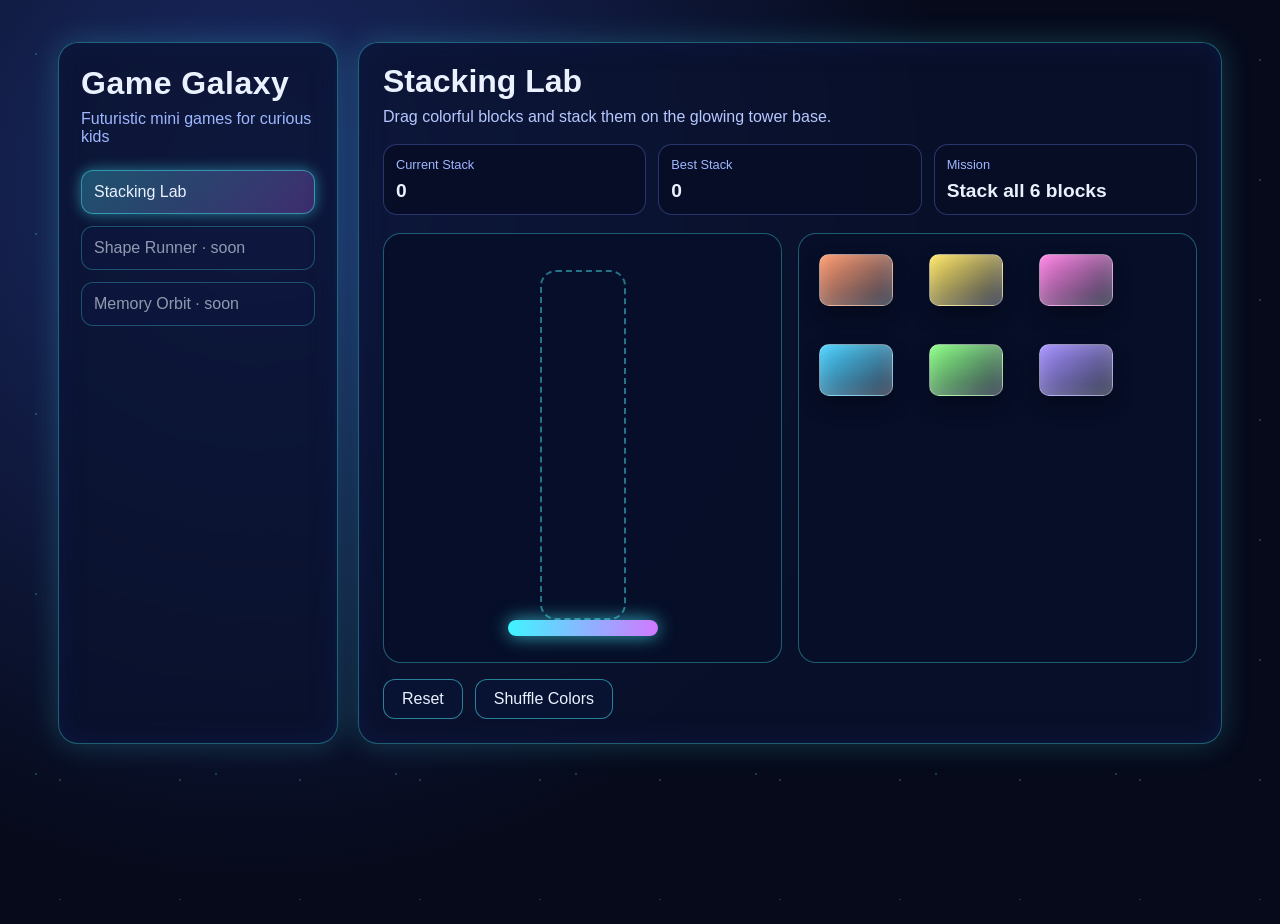
<file: dashboard/index.html>
<!DOCTYPE html>
<html lang="en">
<head>
  <meta charset="UTF-8" />
  <meta name="viewport" content="width=device-width, initial-scale=1.0" />
  <title>Game Galaxy Dashboard</title>
  <link rel="stylesheet" href="styles.css" />
</head>
<body>
  <div class="stars"></div>
  <div class="dashboard-shell">
    <aside class="side-panel">
      <h1>Game Galaxy</h1>
      <p class="subtitle">Futuristic mini games for curious kids</p>
      <nav class="game-list">
        <button class="game-tab active">Stacking Lab</button>
        <button class="game-tab" disabled>Shape Runner · soon</button>
        <button class="game-tab" disabled>Memory Orbit · soon</button>
      </nav>
    </aside>

    <main class="game-panel">
      <header>
        <h2>Stacking Lab</h2>
        <p>Drag colorful blocks and stack them on the glowing tower base.</p>
      </header>

      <section class="stats">
        <article>
          <span class="label">Current Stack</span>
          <span id="currentStack">0</span>
        </article>
        <article>
          <span class="label">Best Stack</span>
          <span id="bestStack">0</span>
        </article>
        <article>
          <span class="label">Mission</span>
          <span id="missionText">Stack all 6 blocks</span>
        </article>
      </section>

      <section class="stacking-game">
        <div id="towerZone" class="tower-zone" aria-label="Stacking tower zone">
          <div class="tower-base"></div>
          <div class="tower-guide"></div>
        </div>
        <div id="blockTray" class="block-tray" aria-label="Block tray"></div>
      </section>

      <footer class="controls">
        <button id="resetBtn">Reset</button>
        <button id="shuffleBtn">Shuffle Colors</button>
      </footer>
    </main>
  </div>

  <script src="app.js"></script>
</body>
</html>
</file>
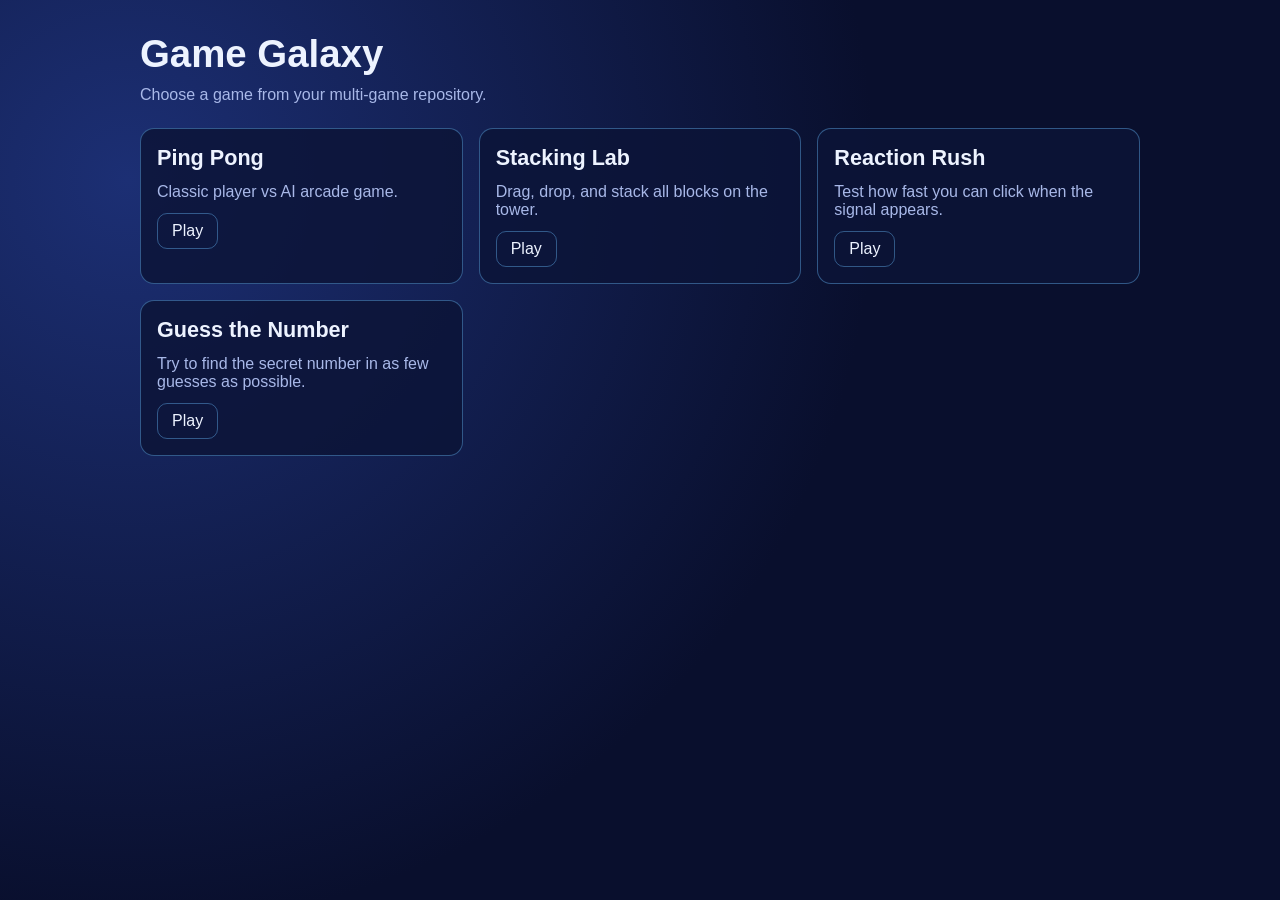
<file: apps/dashboard/index.html>
<!DOCTYPE html>
<html lang="en">
<head>
  <meta charset="UTF-8" />
  <meta name="viewport" content="width=device-width, initial-scale=1.0" />
  <title>Game Galaxy Dashboard</title>
  <link rel="stylesheet" href="styles.css" />
</head>
<body>
  <main class="dashboard">
    <header class="hero">
      <h1>Game Galaxy</h1>
      <p>Choose a game from your multi-game repository.</p>
    </header>

    <section class="grid" id="gamesGrid" aria-label="Games list"></section>
  </main>

  <script src="app.js"></script>
</body>
</html>
</file>
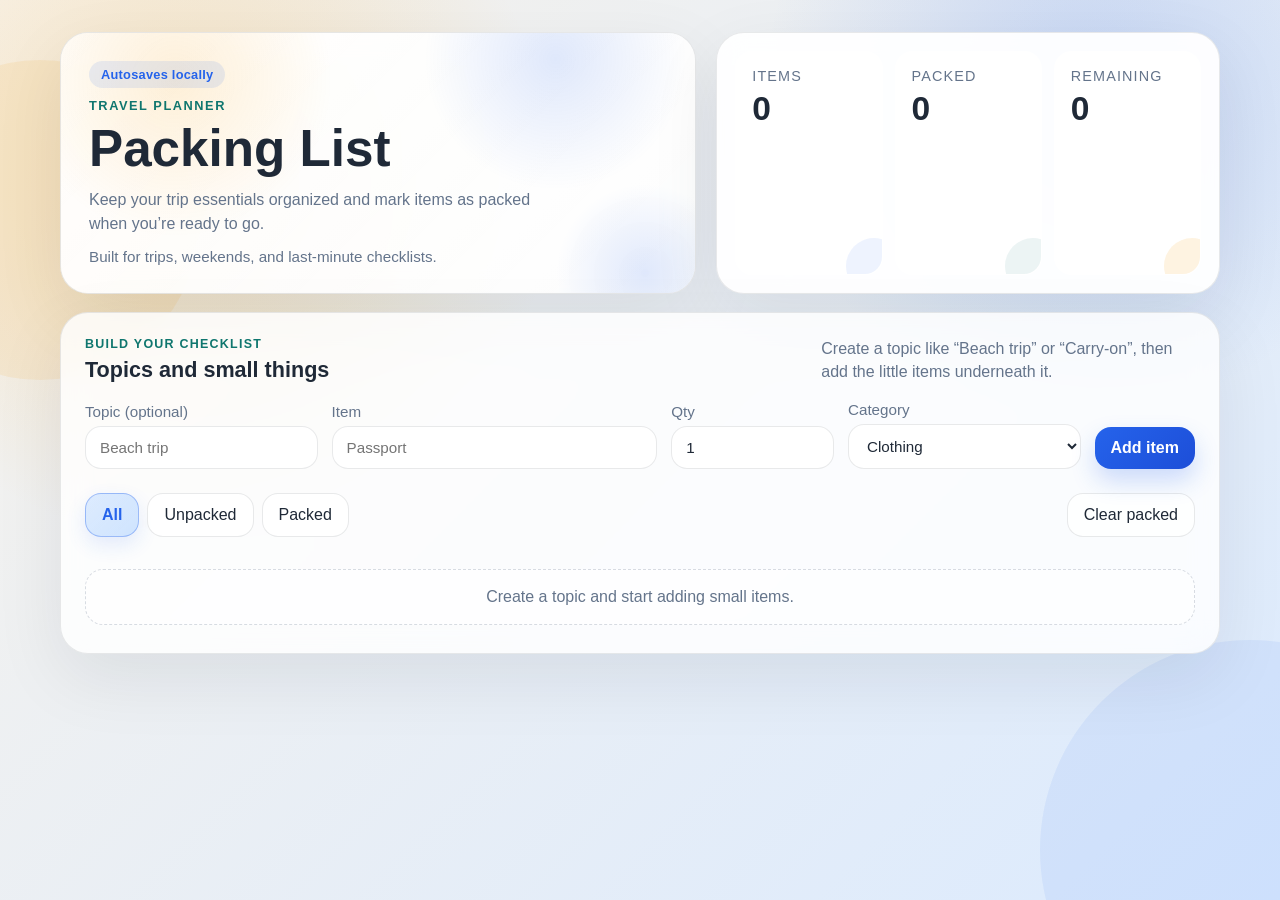
<file: apps/packing-list/index.html>
<!DOCTYPE html>
<html lang="en">
<head>
  <meta charset="UTF-8" />
  <meta name="viewport" content="width=device-width, initial-scale=1.0" />
  <title>Packing List</title>
  <link rel="stylesheet" href="styles.css" />
</head>
<body>
  <main class="app-shell">
    <section class="hero">
      <div class="hero-copy">
        <p class="chip">Autosaves locally</p>
        <p class="eyebrow">Travel planner</p>
        <h1>Packing List</h1>
        <p class="intro">Keep your trip essentials organized and mark items as packed when you’re ready to go.</p>
        <p class="subtle">Built for trips, weekends, and last-minute checklists.</p>
      </div>

      <div class="summary" aria-live="polite">
        <div>
          <span class="summary-label">Items</span>
          <strong id="totalCount">0</strong>
        </div>
        <div>
          <span class="summary-label">Packed</span>
          <strong id="packedCount">0</strong>
        </div>
        <div>
          <span class="summary-label">Remaining</span>
          <strong id="remainingCount">0</strong>
        </div>
      </div>
    </section>

    <section class="panel">
      <div class="panel-head">
        <div>
          <p class="panel-kicker">Build your checklist</p>
          <h2>Topics and small things</h2>
        </div>
        <p class="panel-note">Create a topic like “Beach trip” or “Carry-on”, then add the little items underneath it.</p>
      </div>

      <form id="itemForm" class="item-form">
        <label>
          <span>Topic (optional)</span>
          <input id="itemTopic" name="itemTopic" type="text" placeholder="Beach trip" maxlength="60" list="topicSuggestions" />
          <datalist id="topicSuggestions"></datalist>
        </label>

        <label>
          <span>Item</span>
          <input id="itemName" name="itemName" type="text" placeholder="Passport" maxlength="60" required />
        </label>

        <label>
          <span>Qty</span>
          <input id="itemQuantity" name="itemQuantity" type="number" min="1" max="99" value="1" />
        </label>

        <label>
          <span>Category</span>
          <select id="itemCategory" name="itemCategory">
            <option>Clothing</option>
            <option>Toiletries</option>
            <option>Tech</option>
            <option>Documents</option>
            <option>Health</option>
            <option>Other</option>
          </select>
        </label>

        <button type="submit" class="primary">Add item</button>
      </form>

      <div class="toolbar">
        <div class="filters" role="tablist" aria-label="Packing list filters">
          <button type="button" class="filter active" data-filter="all">All</button>
          <button type="button" class="filter" data-filter="unpacked">Unpacked</button>
          <button type="button" class="filter" data-filter="packed">Packed</button>
        </div>

        <button type="button" id="clearPackedBtn" class="ghost">Clear packed</button>
      </div>

      <div id="itemList" class="item-list" aria-label="Packing items"></div>

      <p id="emptyState" class="empty-state">Add your first packing item to get started.</p>
    </section>
  </main>

  <script src="app.js"></script>
</body>
</html>
</file>
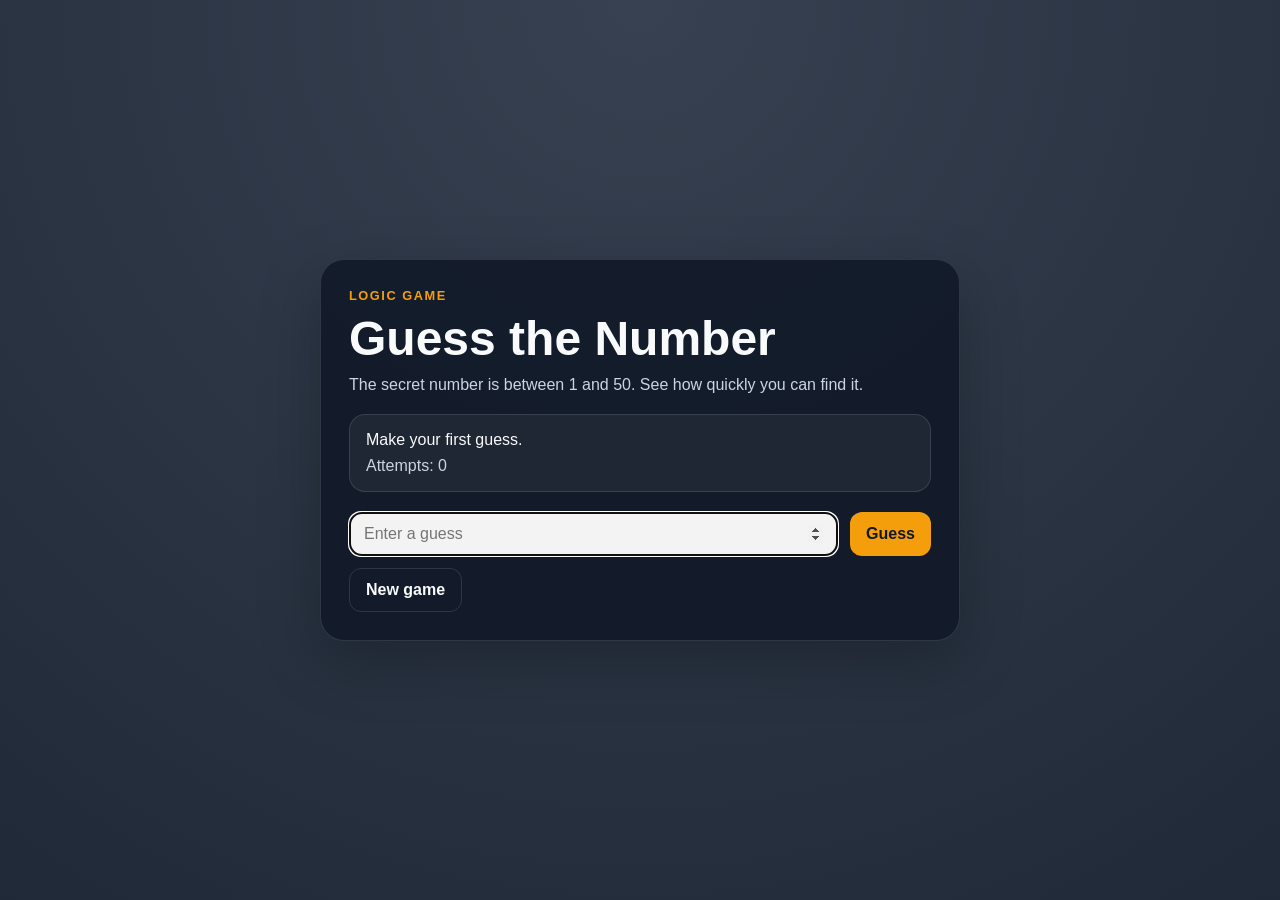
<file: games/guess-the-number/index.html>
<!DOCTYPE html>
<html lang="en">
<head>
  <meta charset="UTF-8" />
  <meta name="viewport" content="width=device-width, initial-scale=1.0" />
  <title>Guess the Number</title>
  <link rel="stylesheet" href="styles.css" />
</head>
<body>
  <main class="game">
    <section class="card">
      <p class="eyebrow">Logic game</p>
      <h1>Guess the Number</h1>
      <p class="intro">The secret number is between 1 and 50. See how quickly you can find it.</p>

      <div class="status">
        <p id="hint">Make your first guess.</p>
        <p id="attempts">Attempts: 0</p>
      </div>

      <form id="guessForm" class="form">
        <input id="guessInput" type="number" min="1" max="50" placeholder="Enter a guess" required />
        <button type="submit" class="primary">Guess</button>
      </form>

      <div class="controls">
        <button id="newGameBtn" type="button" class="ghost">New game</button>
      </div>
    </section>
  </main>

  <script src="app.js"></script>
</body>
</html>
</file>
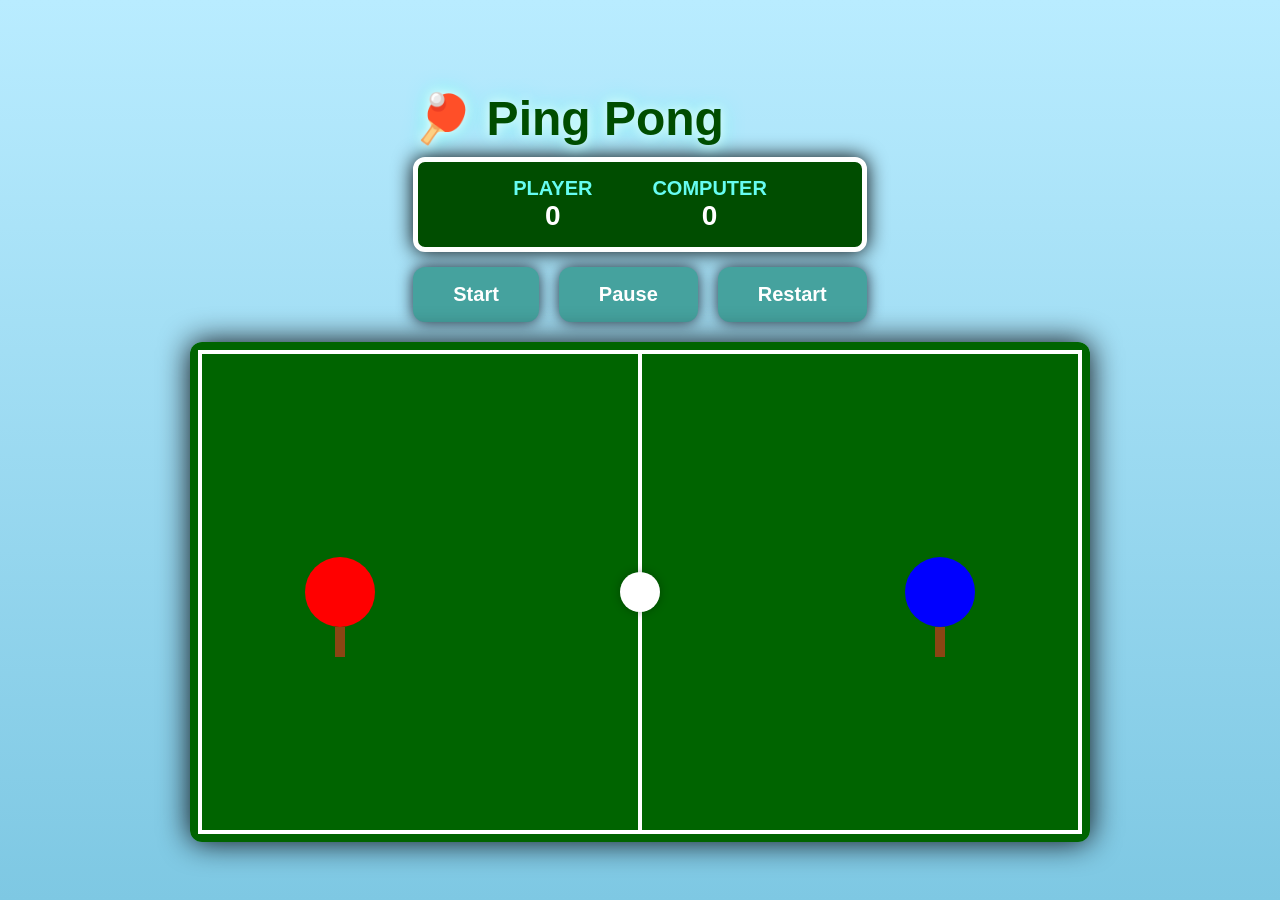
<file: games/ping-pong/index.html>
<!DOCTYPE html>
<html lang="en">
<head>
  <meta charset="UTF-8" />
  <meta name="viewport" content="width=device-width, initial-scale=1.0" />
  <title>🏓 Ping Pong</title>
  <link rel="stylesheet" href="styles.css" />
</head>
<body>
  <div class="ui-container">
    <h1 class="title">🏓 Ping Pong</h1>

    <div id="scoreboard">
      <div class="score-box">
        <span class="label">PLAYER</span>
        <span id="playerScore">0</span>
      </div>
      <div class="score-box">
        <span class="label">COMPUTER</span>
        <span id="aiScore">0</span>
      </div>
    </div>

    <div class="buttons">
      <button id="startBtn">Start</button>
      <button id="pauseBtn">Pause</button>
      <button id="restartBtn">Restart</button>
    </div>
  </div>

  <div id="winner"></div>
  <canvas id="gameCanvas" width="900" height="500"></canvas>

  <script src="app.js"></script>
</body>
</html>
</file>
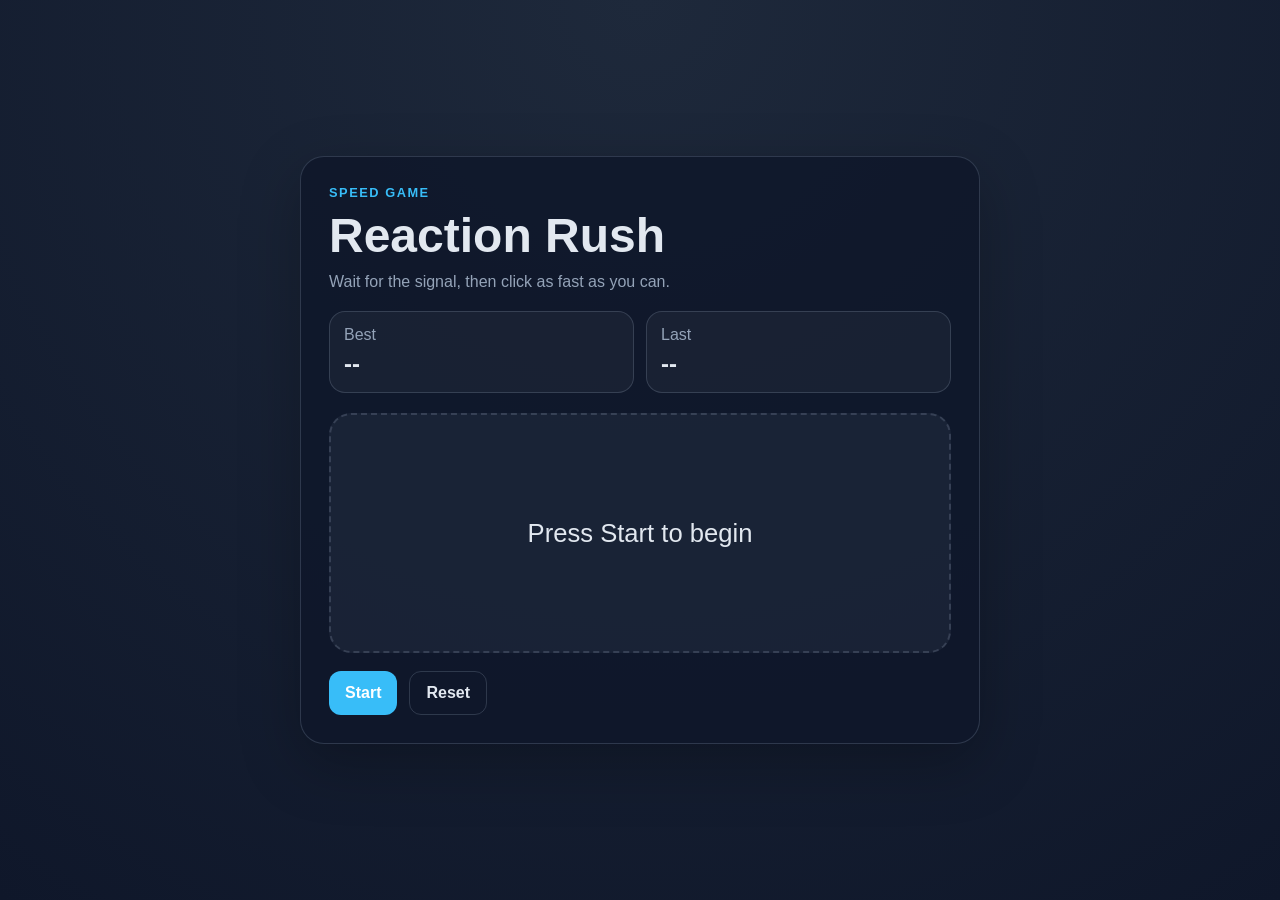
<file: games/reaction-rush/index.html>
<!DOCTYPE html>
<html lang="en">
<head>
  <meta charset="UTF-8" />
  <meta name="viewport" content="width=device-width, initial-scale=1.0" />
  <title>Reaction Rush</title>
  <link rel="stylesheet" href="styles.css" />
</head>
<body>
  <main class="game">
    <section class="card">
      <p class="eyebrow">Speed game</p>
      <h1>Reaction Rush</h1>
      <p class="intro">Wait for the signal, then click as fast as you can.</p>

      <div class="stats">
        <div><span>Best</span><strong id="bestTime">--</strong></div>
        <div><span>Last</span><strong id="lastTime">--</strong></div>
      </div>

      <div id="arena" class="arena waiting" role="button" tabindex="0" aria-label="Reaction game area">
        <span id="message">Press Start to begin</span>
      </div>

      <div class="controls">
        <button id="startBtn" class="primary">Start</button>
        <button id="resetBtn" class="ghost">Reset</button>
      </div>
    </section>
  </main>

  <script src="app.js"></script>
</body>
</html>
</file>
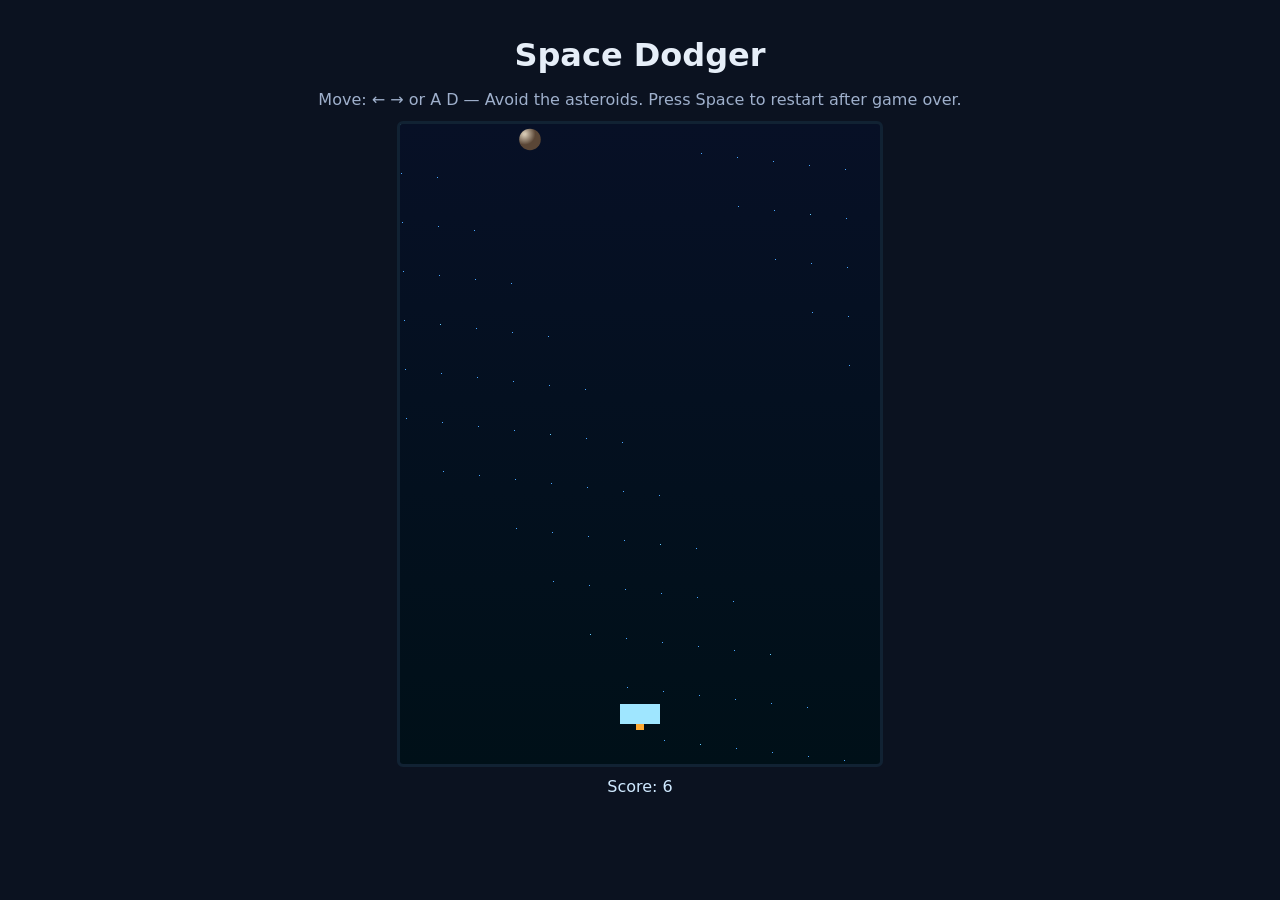
<file: games/space-dodger/index.html>
<!doctype html>
<html lang="en">
<head>
  <meta charset="utf-8" />
  <meta name="viewport" content="width=device-width,initial-scale=1" />
  <title>Space Dodger</title>
  <link rel="stylesheet" href="style.css">
</head>
<body>
  <h1>Space Dodger</h1>
  <p class="instructions">Move: ← → or A D — Avoid the asteroids. Press Space to restart after game over.</p>
  <canvas id="game" width="480" height="640"></canvas>
  <div class="hud">Score: <span id="score">0</span></div>
  <script src="script.js"></script>
</body>
</html>
</file>
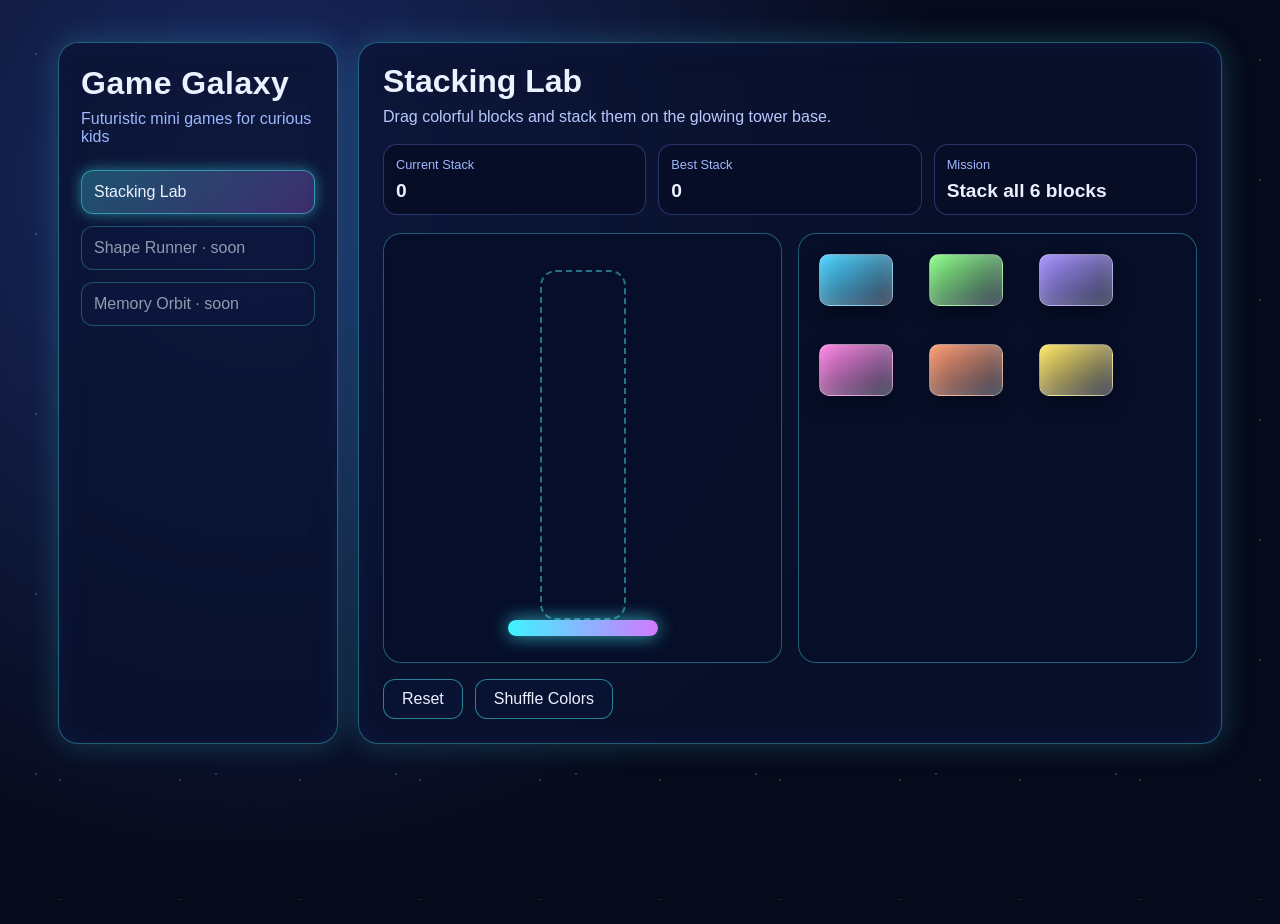
<file: games/stacking-lab/index.html>
<!DOCTYPE html>
<html lang="en">
<head>
  <meta charset="UTF-8" />
  <meta name="viewport" content="width=device-width, initial-scale=1.0" />
  <title>Stacking Lab</title>
  <link rel="stylesheet" href="styles.css" />
</head>
<body>
  <div class="stars"></div>
  <div class="dashboard-shell">
    <aside class="side-panel">
      <h1>Game Galaxy</h1>
      <p class="subtitle">Futuristic mini games for curious kids</p>
      <nav class="game-list">
        <button class="game-tab active">Stacking Lab</button>
        <button class="game-tab" disabled>Shape Runner · soon</button>
        <button class="game-tab" disabled>Memory Orbit · soon</button>
      </nav>
    </aside>

    <main class="game-panel">
      <header>
        <h2>Stacking Lab</h2>
        <p>Drag colorful blocks and stack them on the glowing tower base.</p>
      </header>

      <section class="stats">
        <article>
          <span class="label">Current Stack</span>
          <span id="currentStack">0</span>
        </article>
        <article>
          <span class="label">Best Stack</span>
          <span id="bestStack">0</span>
        </article>
        <article>
          <span class="label">Mission</span>
          <span id="missionText">Stack all 6 blocks</span>
        </article>
      </section>

      <section class="stacking-game">
        <div id="towerZone" class="tower-zone" aria-label="Stacking tower zone">
          <div class="tower-base"></div>
          <div class="tower-guide"></div>
        </div>
        <div id="blockTray" class="block-tray" aria-label="Block tray"></div>
      </section>

      <footer class="controls">
        <button id="resetBtn">Reset</button>
        <button id="shuffleBtn">Shuffle Colors</button>
      </footer>
    </main>
  </div>

  <script src="app.js"></script>
</body>
</html>
</file>
<file: dashboard/styles.css>
:root {
  --bg-1: #060a1b;
  --bg-2: #111b3f;
  --neon: #49f3ff;
  --neon-2: #c56dff;
  --panel: rgba(10, 18, 46, 0.74);
  --text: #eaf1ff;
}

* {
  box-sizing: border-box;
}

body {
  margin: 0;
  min-height: 100vh;
  background: radial-gradient(circle at 20% 20%, #1b2b66 0%, var(--bg-1) 55%), linear-gradient(150deg, var(--bg-2), #090d1f);
  color: var(--text);
  font-family: "Segoe UI", sans-serif;
  overflow: hidden;
}

.stars {
  position: fixed;
  inset: 0;
  pointer-events: none;
  background-image: radial-gradient(circle at 20% 30%, rgba(73, 243, 255, 0.22) 1px, transparent 1px),
    radial-gradient(circle at 70% 80%, rgba(197, 109, 255, 0.25) 1px, transparent 1px),
    radial-gradient(circle at 50% 50%, rgba(255, 255, 255, 0.16) 1px, transparent 1px);
  background-size: 180px 180px, 240px 240px, 120px 120px;
  animation: drift 20s linear infinite;
}

@keyframes drift {
  0% {
    transform: translateY(0);
  }
  100% {
    transform: translateY(-120px);
  }
}

.dashboard-shell {
  position: relative;
  z-index: 1;
  display: grid;
  grid-template-columns: 280px 1fr;
  gap: 20px;
  max-width: 1200px;
  margin: 24px auto;
  padding: 18px;
}

.side-panel,
.game-panel {
  border: 1px solid rgba(73, 243, 255, 0.35);
  border-radius: 20px;
  background: var(--panel);
  backdrop-filter: blur(10px);
  box-shadow: 0 0 30px rgba(73, 243, 255, 0.2), inset 0 0 25px rgba(14, 25, 68, 0.9);
}

.side-panel {
  padding: 22px;
}

.side-panel h1 {
  margin: 0 0 8px;
  font-size: 2rem;
  letter-spacing: 0.5px;
}

.subtitle {
  margin: 0;
  color: #9eb7ff;
}

.game-list {
  margin-top: 24px;
  display: flex;
  flex-direction: column;
  gap: 12px;
}

.game-tab {
  border: 1px solid rgba(73, 243, 255, 0.45);
  background: rgba(13, 24, 66, 0.86);
  color: var(--text);
  border-radius: 12px;
  padding: 12px;
  text-align: left;
  font-size: 1rem;
}

.game-tab.active {
  background: linear-gradient(135deg, rgba(73, 243, 255, 0.28), rgba(197, 109, 255, 0.26));
  box-shadow: 0 0 14px rgba(73, 243, 255, 0.45);
}

.game-tab:disabled {
  opacity: 0.6;
}

.game-panel {
  padding: 20px 24px 24px;
}

.game-panel h2 {
  margin: 0;
  font-size: 2rem;
}

.game-panel header p {
  margin-top: 8px;
  color: #b7c8ff;
}

.stats {
  margin-top: 18px;
  display: grid;
  grid-template-columns: repeat(3, minmax(0, 1fr));
  gap: 12px;
}

.stats article {
  background: rgba(8, 14, 38, 0.9);
  border: 1px solid rgba(113, 138, 255, 0.32);
  border-radius: 14px;
  padding: 12px;
  display: flex;
  flex-direction: column;
}

.label {
  font-size: 0.8rem;
  color: #9eb7ff;
}

.stats span:last-child {
  margin-top: 8px;
  font-size: 1.2rem;
  font-weight: 600;
}

.stacking-game {
  margin-top: 18px;
  display: grid;
  grid-template-columns: 1fr 1fr;
  gap: 16px;
  min-height: 430px;
}

.tower-zone,
.block-tray {
  position: relative;
  border-radius: 18px;
  background: rgba(7, 15, 42, 0.92);
  border: 1px solid rgba(73, 243, 255, 0.35);
  overflow: hidden;
}

.tower-base {
  position: absolute;
  left: 50%;
  bottom: 26px;
  transform: translateX(-50%);
  width: 150px;
  height: 16px;
  border-radius: 8px;
  background: linear-gradient(90deg, #3ff4ff, #d179ff);
  box-shadow: 0 0 18px rgba(73, 243, 255, 0.7);
}

.tower-guide {
  position: absolute;
  left: 50%;
  bottom: 42px;
  transform: translateX(-50%);
  width: 86px;
  height: 350px;
  border: 2px dashed rgba(73, 243, 255, 0.45);
  border-radius: 16px;
}

.block-tray {
  padding: 16px;
}

.block {
  position: absolute;
  width: 74px;
  height: 52px;
  border-radius: 10px;
  box-shadow: 0 10px 20px rgba(0, 0, 0, 0.32), inset 0 0 18px rgba(255, 255, 255, 0.2);
  border: 1px solid rgba(255, 255, 255, 0.36);
  touch-action: none;
  user-select: none;
  cursor: grab;
}

.block:active {
  cursor: grabbing;
}

.block.locked {
  cursor: default;
  box-shadow: 0 0 16px rgba(73, 243, 255, 0.6);
}

.controls {
  margin-top: 16px;
  display: flex;
  gap: 12px;
}

.controls button {
  border: 1px solid rgba(73, 243, 255, 0.5);
  border-radius: 12px;
  background: rgba(9, 19, 51, 0.9);
  color: var(--text);
  padding: 10px 18px;
  font-size: 1rem;
  cursor: pointer;
}

.controls button:hover {
  box-shadow: 0 0 12px rgba(73, 243, 255, 0.55);
}

.celebrate {
  animation: pulse 0.8s ease-in-out infinite alternate;
}

@keyframes pulse {
  from {
    box-shadow: 0 0 25px rgba(73, 243, 255, 0.35);
  }
  to {
    box-shadow: 0 0 40px rgba(197, 109, 255, 0.55);
  }
}

@media (max-width: 980px) {
  body {
    overflow: auto;
  }

  .dashboard-shell {
    grid-template-columns: 1fr;
  }

  .stacking-game {
    grid-template-columns: 1fr;
  }
}
</file>
<file: apps/dashboard/styles.css>
:root {
  --bg-1: #090f2d;
  --bg-2: #10193f;
  --card: rgba(12, 21, 56, 0.85);
  --line: rgba(106, 190, 255, 0.4);
  --text: #edf3ff;
  --muted: #a8b8e8;
}

* {
  box-sizing: border-box;
}

body {
  margin: 0;
  min-height: 100vh;
  font-family: "Segoe UI", sans-serif;
  color: var(--text);
  background: radial-gradient(circle at 10% 20%, #1c2f74 0%, var(--bg-1) 55%),
    linear-gradient(135deg, var(--bg-2), #070b1f);
}

.dashboard {
  max-width: 1040px;
  margin: 0 auto;
  padding: 32px 20px;
}

.hero h1 {
  margin: 0;
  font-size: 2.4rem;
}

.hero p {
  margin: 10px 0 0;
  color: var(--muted);
}

.grid {
  margin-top: 24px;
  display: grid;
  grid-template-columns: repeat(auto-fit, minmax(260px, 1fr));
  gap: 16px;
}

.game-card {
  background: var(--card);
  border: 1px solid var(--line);
  border-radius: 14px;
  padding: 16px;
  display: flex;
  flex-direction: column;
  gap: 12px;
}

.game-card h2 {
  margin: 0;
  font-size: 1.35rem;
}

.game-card p {
  margin: 0;
  color: var(--muted);
}

.play-link {
  width: fit-content;
  text-decoration: none;
  color: var(--text);
  border: 1px solid var(--line);
  border-radius: 10px;
  padding: 8px 14px;
}

.play-link:hover {
  box-shadow: 0 0 12px rgba(106, 190, 255, 0.45);
}
</file>
<file: apps/packing-list/styles.css>
:root {
  --bg-1: #f7f3ec;
  --bg-2: #dbeafe;
  --card: rgba(255, 255, 255, 0.82);
  --card-strong: rgba(255, 255, 255, 0.94);
  --text: #1f2937;
  --muted: #64748b;
  --line: rgba(31, 41, 55, 0.1);
  --accent: #2563eb;
  --accent-2: #0f766e;
  --accent-3: #f59e0b;
}

* {
  box-sizing: border-box;
}

body {
  margin: 0;
  min-height: 100vh;
  font-family: "Segoe UI", sans-serif;
  color: var(--text);
  position: relative;
  overflow-x: hidden;
  background:
    radial-gradient(circle at 15% 20%, rgba(245, 158, 11, 0.22) 0%, transparent 28%),
    radial-gradient(circle at 85% 10%, rgba(37, 99, 235, 0.18) 0%, transparent 24%),
    linear-gradient(135deg, var(--bg-1), var(--bg-2));
}

body::before,
body::after {
  content: "";
  position: fixed;
  inset: auto;
  pointer-events: none;
  filter: blur(0);
  opacity: 0.9;
}

body::before {
  width: 320px;
  height: 320px;
  left: -120px;
  top: 60px;
  border-radius: 50%;
  background: rgba(245, 158, 11, 0.1);
}

body::after {
  width: 420px;
  height: 420px;
  right: -180px;
  bottom: -160px;
  border-radius: 50%;
  background: rgba(37, 99, 235, 0.08);
}

.app-shell {
  width: min(1160px, calc(100% - 32px));
  margin: 0 auto;
  padding: 32px 0 44px;
  position: relative;
  z-index: 1;
}

.hero {
  display: grid;
  gap: 20px;
  grid-template-columns: 1.2fr 0.95fr;
  align-items: stretch;
  margin-bottom: 18px;
}

.hero-copy,
.summary,
.panel {
  background: var(--card);
  border: 1px solid var(--line);
  border-radius: 28px;
  box-shadow: 0 24px 70px rgba(15, 23, 42, 0.08);
  backdrop-filter: blur(14px);
}

.hero-copy {
  padding: 28px;
  display: grid;
  align-content: center;
  gap: 0;
  min-height: 240px;
  position: relative;
  overflow: hidden;
  isolation: isolate;
}

.hero-copy::before {
  content: "";
  position: absolute;
  inset: 0;
  background:
    radial-gradient(circle at 18% 18%, rgba(245, 158, 11, 0.15), transparent 28%),
    radial-gradient(circle at 78% 10%, rgba(37, 99, 235, 0.14), transparent 24%),
    linear-gradient(135deg, rgba(255, 255, 255, 0.72), rgba(255, 255, 255, 0.42));
  z-index: -1;
}

.hero-copy::after {
  content: "";
  position: absolute;
  inset: auto -40px -70px auto;
  width: 180px;
  height: 180px;
  border-radius: 50%;
  background: radial-gradient(circle, rgba(37, 99, 235, 0.14), transparent 70%);
  animation: floatGlow 7s ease-in-out infinite;
}

.chip {
  width: fit-content;
  margin: 0 0 10px;
  padding: 6px 12px;
  border-radius: 999px;
  background: rgba(37, 99, 235, 0.1);
  color: var(--accent);
  font-size: 0.8rem;
  font-weight: 700;
  letter-spacing: 0.02em;
}

.subtle {
  margin: 12px 0 0;
  color: var(--muted);
  font-size: 0.95rem;
}

.eyebrow {
  margin: 0 0 6px;
  text-transform: uppercase;
  letter-spacing: 0.12em;
  font-size: 0.8rem;
  color: var(--accent-2);
  font-weight: 700;
}

h1 {
  margin: 0;
  font-size: clamp(2rem, 4vw, 3.4rem);
}

.intro {
  margin: 10px 0 0;
  max-width: 52ch;
  color: var(--muted);
  line-height: 1.5;
}

.summary {
  display: grid;
  grid-template-columns: repeat(3, 1fr);
  gap: 12px;
  padding: 18px;
  background: var(--card-strong);
}

.summary div {
  padding: 16px;
  border-radius: 18px;
  background: rgba(255, 255, 255, 0.8);
  border: 1px solid rgba(255, 255, 255, 0.5);
  box-shadow: inset 0 1px 0 rgba(255, 255, 255, 0.7);
  animation: riseIn 500ms ease both;
  position: relative;
  overflow: hidden;
}

.summary div::after {
  content: "";
  position: absolute;
  inset: auto -20px -20px auto;
  width: 56px;
  height: 56px;
  border-radius: 50%;
  background: rgba(37, 99, 235, 0.08);
}

.summary div:nth-child(2)::after {
  background: rgba(15, 118, 110, 0.08);
}

.summary div:nth-child(3)::after {
  background: rgba(245, 158, 11, 0.12);
}

.summary div:nth-child(2) {
  animation-delay: 90ms;
}

.summary div:nth-child(3) {
  animation-delay: 180ms;
}

.summary-label {
  display: block;
  margin-bottom: 8px;
  color: var(--muted);
  font-size: 0.9rem;
  text-transform: uppercase;
  letter-spacing: 0.08em;
}

.summary strong {
  font-size: 2.1rem;
  line-height: 1;
}

.panel {
  padding: 24px;
}

.panel-head {
  display: flex;
  align-items: end;
  justify-content: space-between;
  gap: 16px;
  margin-bottom: 18px;
}

.panel-kicker {
  margin: 0 0 6px;
  color: var(--accent-2);
  text-transform: uppercase;
  letter-spacing: 0.1em;
  font-size: 0.78rem;
  font-weight: 700;
}

.panel-head h2 {
  margin: 0;
  font-size: 1.35rem;
}

.panel-note {
  margin: 0;
  max-width: 42ch;
  color: var(--muted);
  line-height: 1.45;
}

.item-form {
  display: grid;
  grid-template-columns: 1fr 1.4fr 0.7fr 1fr auto;
  gap: 14px;
  align-items: end;
}

.item-form label {
  display: grid;
  gap: 6px;
  font-size: 0.95rem;
}

.item-form span {
  color: var(--muted);
}

input,
select,
button {
  font: inherit;
}

input,
select {
  width: 100%;
  border: 1px solid var(--line);
  border-radius: 16px;
  padding: 12px 14px;
  background: #fff;
  color: var(--text);
  transition: border-color 0.2s, box-shadow 0.2s, transform 0.2s;
}

input:focus,
select:focus {
  outline: 2px solid rgba(37, 99, 235, 0.25);
  border-color: rgba(37, 99, 235, 0.5);
  box-shadow: 0 0 0 4px rgba(37, 99, 235, 0.08);
}

button {
  border: 0;
  border-radius: 16px;
  padding: 12px 16px;
  cursor: pointer;
  transition: transform 0.2s, box-shadow 0.2s, background 0.2s, opacity 0.2s;
}

.primary {
  background: linear-gradient(135deg, var(--accent), #1d4ed8);
  color: #fff;
  font-weight: 700;
  box-shadow: 0 12px 24px rgba(37, 99, 235, 0.22);
}

.ghost,
.filter {
  background: rgba(255, 255, 255, 0.78);
  color: var(--text);
  border: 1px solid var(--line);
}

.primary:hover,
.ghost:hover,
.filter:hover,
.remove:hover {
  transform: translateY(-1px);
}

.primary {
  position: relative;
  overflow: hidden;
}

.primary::after {
  content: "";
  position: absolute;
  inset: 0;
  transform: translateX(-120%);
  background: linear-gradient(120deg, transparent 0%, rgba(255, 255, 255, 0.28) 50%, transparent 100%);
  animation: shimmer 4.5s ease-in-out infinite;
}

.toolbar {
  display: flex;
  justify-content: space-between;
  gap: 12px;
  align-items: center;
  margin: 22px 0 14px;
  padding-top: 2px;
}

.filters {
  display: flex;
  gap: 8px;
  flex-wrap: wrap;
}

.filter.active {
  background: linear-gradient(135deg, rgba(219, 234, 254, 0.95), rgba(191, 219, 254, 0.75));
  border-color: rgba(37, 99, 235, 0.35);
  color: var(--accent);
  font-weight: 700;
  box-shadow: 0 8px 20px rgba(37, 99, 235, 0.12);
}

.item-list {
  list-style: none;
  padding: 0;
  margin: 0;
  display: grid;
  gap: 14px;
}

.topic-group {
  padding: 18px;
  border-radius: 22px;
  background:
    linear-gradient(180deg, rgba(255, 255, 255, 0.74), rgba(255, 255, 255, 0.58)),
    rgba(255, 255, 255, 0.58);
  border: 1px solid rgba(255, 255, 255, 0.7);
  box-shadow: inset 0 1px 0 rgba(255, 255, 255, 0.8);
}

.topic-header {
  display: flex;
  align-items: center;
  justify-content: space-between;
  gap: 12px;
  margin-bottom: 14px;
  padding-bottom: 12px;
  border-bottom: 1px solid rgba(100, 116, 139, 0.12);
}

.topic-title {
  display: flex;
  align-items: baseline;
  gap: 10px;
  flex-wrap: wrap;
}

.topic-title h2 {
  margin: 0;
  font-size: 1.18rem;
}

.topic-count {
  color: var(--muted);
  font-size: 0.9rem;
}

.topic-items {
  list-style: none;
  display: grid;
  gap: 12px;
  padding: 0;
  margin: 0;
}

.item {
  display: grid;
  grid-template-columns: auto 1fr auto;
  gap: 12px;
  align-items: center;
  padding: 16px 18px;
  border-radius: 18px;
  background: rgba(255, 255, 255, 0.9);
  border: 1px solid var(--line);
  transition: transform 0.2s, box-shadow 0.2s, border-color 0.2s, background 0.2s;
}

.item-enter {
  animation: popIn 280ms cubic-bezier(0.2, 0.9, 0.25, 1);
}

.item:hover {
  transform: translateY(-1px);
  box-shadow: 0 16px 34px rgba(15, 23, 42, 0.1);
  border-color: rgba(37, 99, 235, 0.16);
}

.item input[type="checkbox"] {
  width: 20px;
  height: 20px;
  accent-color: var(--accent-2);
  margin-top: 2px;
}

.item-main {
  display: grid;
  gap: 6px;
}

.item-title {
  display: flex;
  gap: 10px;
  align-items: center;
  flex-wrap: wrap;
}

.item-name {
  font-weight: 700;
  font-size: 1.02rem;
}

.packed .item-name {
  text-decoration: line-through;
  color: var(--muted);
}

.packed {
  background: linear-gradient(135deg, rgba(248, 250, 252, 0.9), rgba(226, 232, 240, 0.72));
}

.meta {
  display: flex;
  flex-wrap: wrap;
  gap: 8px;
  color: var(--muted);
  font-size: 0.9rem;
}

.badge {
  padding: 4px 8px;
  border-radius: 999px;
  background: #eff6ff;
  color: var(--accent);
  border: 1px solid rgba(37, 99, 235, 0.12);
}

.remove {
  background: transparent;
  color: #b42318;
  font-weight: 700;
}

.remove:hover {
  background: rgba(180, 35, 24, 0.08);
}

.empty-state {
  margin: 18px 0 4px;
  padding: 18px;
  border-radius: 18px;
  background: rgba(255, 255, 255, 0.6);
  color: var(--muted);
  text-align: center;
  border: 1px dashed rgba(100, 116, 139, 0.25);
}

.is-hidden {
  display: none;
}

@keyframes popIn {
  from {
    opacity: 0;
    transform: translateY(8px) scale(0.98);
  }
  to {
    opacity: 1;
    transform: translateY(0) scale(1);
  }
}

@keyframes riseIn {
  from {
    opacity: 0;
    transform: translateY(10px);
  }
  to {
    opacity: 1;
    transform: translateY(0);
  }
}

@keyframes floatGlow {
  0%, 100% {
    transform: translate3d(0, 0, 0) scale(1);
  }
  50% {
    transform: translate3d(0, -10px, 0) scale(1.05);
  }
}

@keyframes shimmer {
  0%,
  72% {
    transform: translateX(-120%);
  }
  100% {
    transform: translateX(120%);
  }
}

@media (max-width: 760px) {
  .hero,
  .item-form {
    grid-template-columns: 1fr;
  }

  .hero-copy {
    min-height: auto;
  }

  .panel-head {
    flex-direction: column;
    align-items: flex-start;
  }

  .toolbar {
    flex-direction: column;
    align-items: stretch;
  }

  .summary {
    grid-template-columns: 1fr;
  }

  .item {
    grid-template-columns: auto 1fr;
  }

  .topic-header {
    align-items: flex-start;
    flex-direction: column;
  }

  .remove {
    grid-column: 2;
    justify-self: start;
  }
}
</file>
<file: games/guess-the-number/styles.css>
:root {
  --bg: #1f2937;
  --card: rgba(17, 24, 39, 0.88);
  --line: rgba(255, 255, 255, 0.12);
  --text: #f9fafb;
  --muted: #cbd5e1;
  --accent: #f59e0b;
}

* {
  box-sizing: border-box;
}

body {
  margin: 0;
  min-height: 100vh;
  font-family: "Segoe UI", sans-serif;
  color: var(--text);
  background: radial-gradient(circle at top, #374151, var(--bg));
}

.game {
  min-height: 100vh;
  display: grid;
  place-items: center;
  padding: 24px;
}

.card {
  width: min(640px, 100%);
  padding: 28px;
  border-radius: 24px;
  background: var(--card);
  border: 1px solid var(--line);
  box-shadow: 0 20px 60px rgba(0, 0, 0, 0.25);
}

.eyebrow {
  margin: 0 0 8px;
  color: var(--accent);
  text-transform: uppercase;
  letter-spacing: 0.12em;
  font-size: 0.8rem;
  font-weight: 700;
}

h1 {
  margin: 0;
  font-size: clamp(2rem, 4vw, 3rem);
}

.intro {
  margin: 10px 0 0;
  color: var(--muted);
}

.status {
  margin: 20px 0;
  padding: 16px;
  border-radius: 16px;
  background: rgba(255, 255, 255, 0.05);
  border: 1px solid var(--line);
}

.status p {
  margin: 0;
}

.status p + p {
  margin-top: 8px;
  color: var(--muted);
}

.form {
  display: grid;
  grid-template-columns: 1fr auto;
  gap: 12px;
}

input,
button {
  font: inherit;
}

input {
  width: 100%;
  border: 1px solid var(--line);
  border-radius: 12px;
  padding: 12px 14px;
  background: rgba(255, 255, 255, 0.95);
  color: #111827;
}

button {
  border: 0;
  border-radius: 12px;
  padding: 12px 16px;
  cursor: pointer;
  font-weight: 700;
}

.primary {
  background: var(--accent);
  color: #111827;
}

.ghost {
  background: transparent;
  color: var(--text);
  border: 1px solid var(--line);
}

.controls {
  margin-top: 12px;
}

@media (max-width: 560px) {
  .form {
    grid-template-columns: 1fr;
  }
}
</file>
<file: games/ping-pong/styles.css>
* {
  box-sizing: border-box;
}

body {
  margin: 0;
  display: flex;
  flex-direction: column;
  align-items: center;
  justify-content: center;
  height: 100vh;
  background: linear-gradient(to top, #7ec8e3 0%, #b9ecff 100%);
  overflow: hidden;
  font-family: "Segoe UI", sans-serif;
  position: relative;
}

/* Animated realistic sky background */
.sky {
  position: absolute;
  width: 100%;
  height: 100%;
  top: 0;
  left: 0;
  overflow: hidden;
  z-index: 0;
}

/* Clouds */
.cloud {
  position: absolute;
  background: rgba(255, 255, 255, 0.9);
  border-radius: 50%;
  animation: floatClouds linear infinite;
}

.cloud.small { width: 120px; height: 60px; animation-duration: 40s; top: 20%; }
.cloud.medium { width: 200px; height: 100px; animation-duration: 60s; top: 35%; }
.cloud.large { width: 250px; height: 120px; animation-duration: 80s; top: 10%; }

@keyframes floatClouds {
  0% { transform: translateX(-300px); }
  100% { transform: translateX(120vw); }
}

/* Birds */
.bird {
  position: absolute;
  width: 50px;
  height: 25px;
  background: transparent;
  animation: flyBirds linear infinite;
}
.bird::before, .bird::after {
  content: "";
  position: absolute;
  width: 25px;
  height: 4px;
  background: black;
  top: 10px;
  border-radius: 2px;
}
.bird::before { transform: rotate(30deg); left: 5px; }
.bird::after { transform: rotate(-30deg); right: 5px; }

@keyframes flyBirds {
  0% { transform: translateX(-50px); }
  100% { transform: translateX(110vw); }
}

.title {
  font-size: 3rem;
  color: #004d00;
  text-shadow: 0 0 12px #ffffff, 0 0 20px #66fcf1;
  margin-bottom: 10px;
  z-index: 2;
}

/* Scoreboard */
#scoreboard {
  display: flex;
  justify-content: center;
  align-items: center;
  gap: 60px;
  background: #004d00;
  border: 5px solid #ffffff;
  border-radius: 12px;
  box-shadow: 0 0 20px #000;
  padding: 15px 30px;
  margin-bottom: 10px;
  color: white;
  font-size: 28px;
  z-index: 2;
}

.score-box {
  display: flex;
  flex-direction: column;
  align-items: center;
  font-weight: bold;
}

.label {
  font-size: 20px;
  color: #66fcf1;
}

.buttons {
  display: flex;
  justify-content: center;
  gap: 20px;
  margin-top: 15px;
  z-index: 2;
}

button {
  background: #45a29e;
  border: none;
  color: white;
  padding: 16px 40px;
  border-radius: 12px;
  cursor: pointer;
  font-size: 20px;
  font-weight: bold;
  box-shadow: 0 0 15px #1f2833;
  transition: transform 0.2s, background 0.2s;
}

button:hover {
  background: #66fcf1;
  color: #0b0c10;
  transform: scale(1.1);
}

canvas {
  border-radius: 12px;
  margin-top: 20px;
  box-shadow: 0 0 30px #0b0c10;
  z-index: 1;
}

#winner {
  position: absolute;
  top: 50%;
  transform: translateY(-50%);
  font-size: 50px;
  color: #004d00;
  display: none;
  text-align: center;
  text-shadow: 0 0 20px #ffffff;
  z-index: 3;
}
</file>
<file: games/reaction-rush/styles.css>
:root {
  --bg: #0f172a;
  --card: rgba(15, 23, 42, 0.84);
  --line: rgba(148, 163, 184, 0.24);
  --text: #e2e8f0;
  --muted: #94a3b8;
  --accent: #38bdf8;
  --success: #22c55e;
}

* {
  box-sizing: border-box;
}

body {
  margin: 0;
  min-height: 100vh;
  font-family: "Segoe UI", sans-serif;
  background: radial-gradient(circle at top, #1e293b, var(--bg));
  color: var(--text);
}

.game {
  min-height: 100vh;
  display: grid;
  place-items: center;
  padding: 24px;
}

.card {
  width: min(680px, 100%);
  padding: 28px;
  border-radius: 24px;
  background: var(--card);
  border: 1px solid var(--line);
  box-shadow: 0 20px 60px rgba(0, 0, 0, 0.25);
}

.eyebrow {
  margin: 0 0 8px;
  color: var(--accent);
  text-transform: uppercase;
  letter-spacing: 0.12em;
  font-size: 0.8rem;
  font-weight: 700;
}

h1 {
  margin: 0;
  font-size: clamp(2rem, 4vw, 3rem);
}

.intro {
  margin: 10px 0 0;
  color: var(--muted);
}

.stats {
  display: grid;
  grid-template-columns: repeat(2, 1fr);
  gap: 12px;
  margin: 20px 0;
}

.stats div {
  padding: 14px;
  border: 1px solid var(--line);
  border-radius: 16px;
  background: rgba(255, 255, 255, 0.04);
}

.stats span {
  display: block;
  color: var(--muted);
  margin-bottom: 6px;
}

.stats strong {
  font-size: 1.5rem;
}

.arena {
  min-height: 240px;
  border-radius: 22px;
  border: 2px dashed var(--line);
  display: grid;
  place-items: center;
  text-align: center;
  padding: 24px;
  font-size: clamp(1.2rem, 2vw, 1.8rem);
  user-select: none;
  margin-bottom: 18px;
  transition: background 0.2s, border-color 0.2s;
}

.arena.waiting {
  background: rgba(148, 163, 184, 0.08);
}

.arena.ready {
  background: rgba(250, 204, 21, 0.18);
}

.arena.go {
  background: rgba(34, 197, 94, 0.2);
  border-color: rgba(34, 197, 94, 0.5);
}

.controls {
  display: flex;
  gap: 12px;
  flex-wrap: wrap;
}

button {
  border: 0;
  border-radius: 12px;
  padding: 12px 16px;
  font: inherit;
  font-weight: 700;
  cursor: pointer;
}

.primary {
  background: var(--accent);
  color: #fff;
}

.ghost {
  background: transparent;
  color: var(--text);
  border: 1px solid var(--line);
}

@media (max-width: 560px) {
  .stats {
    grid-template-columns: 1fr;
  }
}
</file>
<file: games/space-dodger/style.css>
*{box-sizing:border-box;font-family:Inter, system-ui, -apple-system, 'Segoe UI', Roboto, 'Helvetica Neue', Arial}
body{display:flex;flex-direction:column;align-items:center;padding:16px;background:#0b1220;color:#e6eef8}
h1{margin:12px 0}
.instructions{margin:4px 0 12px;color:#9fb0cc}
canvas{background:linear-gradient(#071026,#001018);border:3px solid #123;background-clip:padding-box;border-radius:6px}
.hud{margin-top:10px;color:#cfe9ff}
</file>
<file: games/stacking-lab/styles.css>
:root {
  --bg-1: #060a1b;
  --bg-2: #111b3f;
  --neon: #49f3ff;
  --neon-2: #c56dff;
  --panel: rgba(10, 18, 46, 0.74);
  --text: #eaf1ff;
}

* {
  box-sizing: border-box;
}

body {
  margin: 0;
  min-height: 100vh;
  background: radial-gradient(circle at 20% 20%, #1b2b66 0%, var(--bg-1) 55%), linear-gradient(150deg, var(--bg-2), #090d1f);
  color: var(--text);
  font-family: "Segoe UI", sans-serif;
  overflow: hidden;
}

.stars {
  position: fixed;
  inset: 0;
  pointer-events: none;
  background-image: radial-gradient(circle at 20% 30%, rgba(73, 243, 255, 0.22) 1px, transparent 1px),
    radial-gradient(circle at 70% 80%, rgba(197, 109, 255, 0.25) 1px, transparent 1px),
    radial-gradient(circle at 50% 50%, rgba(255, 255, 255, 0.16) 1px, transparent 1px);
  background-size: 180px 180px, 240px 240px, 120px 120px;
  animation: drift 20s linear infinite;
}

@keyframes drift {
  0% {
    transform: translateY(0);
  }
  100% {
    transform: translateY(-120px);
  }
}

.dashboard-shell {
  position: relative;
  z-index: 1;
  display: grid;
  grid-template-columns: 280px 1fr;
  gap: 20px;
  max-width: 1200px;
  margin: 24px auto;
  padding: 18px;
}

.side-panel,
.game-panel {
  border: 1px solid rgba(73, 243, 255, 0.35);
  border-radius: 20px;
  background: var(--panel);
  backdrop-filter: blur(10px);
  box-shadow: 0 0 30px rgba(73, 243, 255, 0.2), inset 0 0 25px rgba(14, 25, 68, 0.9);
}

.side-panel {
  padding: 22px;
}

.side-panel h1 {
  margin: 0 0 8px;
  font-size: 2rem;
  letter-spacing: 0.5px;
}

.subtitle {
  margin: 0;
  color: #9eb7ff;
}

.game-list {
  margin-top: 24px;
  display: flex;
  flex-direction: column;
  gap: 12px;
}

.game-tab {
  border: 1px solid rgba(73, 243, 255, 0.45);
  background: rgba(13, 24, 66, 0.86);
  color: var(--text);
  border-radius: 12px;
  padding: 12px;
  text-align: left;
  font-size: 1rem;
}

.game-tab.active {
  background: linear-gradient(135deg, rgba(73, 243, 255, 0.28), rgba(197, 109, 255, 0.26));
  box-shadow: 0 0 14px rgba(73, 243, 255, 0.45);
}

.game-tab:disabled {
  opacity: 0.6;
}

.game-panel {
  padding: 20px 24px 24px;
}

.game-panel h2 {
  margin: 0;
  font-size: 2rem;
}

.game-panel header p {
  margin-top: 8px;
  color: #b7c8ff;
}

.stats {
  margin-top: 18px;
  display: grid;
  grid-template-columns: repeat(3, minmax(0, 1fr));
  gap: 12px;
}

.stats article {
  background: rgba(8, 14, 38, 0.9);
  border: 1px solid rgba(113, 138, 255, 0.32);
  border-radius: 14px;
  padding: 12px;
  display: flex;
  flex-direction: column;
}

.label {
  font-size: 0.8rem;
  color: #9eb7ff;
}

.stats span:last-child {
  margin-top: 8px;
  font-size: 1.2rem;
  font-weight: 600;
}

.stacking-game {
  margin-top: 18px;
  display: grid;
  grid-template-columns: 1fr 1fr;
  gap: 16px;
  min-height: 430px;
}

.tower-zone,
.block-tray {
  position: relative;
  border-radius: 18px;
  background: rgba(7, 15, 42, 0.92);
  border: 1px solid rgba(73, 243, 255, 0.35);
  overflow: hidden;
}

.tower-base {
  position: absolute;
  left: 50%;
  bottom: 26px;
  transform: translateX(-50%);
  width: 150px;
  height: 16px;
  border-radius: 8px;
  background: linear-gradient(90deg, #3ff4ff, #d179ff);
  box-shadow: 0 0 18px rgba(73, 243, 255, 0.7);
}

.tower-guide {
  position: absolute;
  left: 50%;
  bottom: 42px;
  transform: translateX(-50%);
  width: 86px;
  height: 350px;
  border: 2px dashed rgba(73, 243, 255, 0.45);
  border-radius: 16px;
}

.block-tray {
  padding: 16px;
}

.block {
  position: absolute;
  width: 74px;
  height: 52px;
  border-radius: 10px;
  box-shadow: 0 10px 20px rgba(0, 0, 0, 0.32), inset 0 0 18px rgba(255, 255, 255, 0.2);
  border: 1px solid rgba(255, 255, 255, 0.36);
  touch-action: none;
  user-select: none;
  cursor: grab;
}

.block:active {
  cursor: grabbing;
}

.block.locked {
  cursor: default;
  box-shadow: 0 0 16px rgba(73, 243, 255, 0.6);
}

.controls {
  margin-top: 16px;
  display: flex;
  gap: 12px;
}

.controls button {
  border: 1px solid rgba(73, 243, 255, 0.5);
  border-radius: 12px;
  background: rgba(9, 19, 51, 0.9);
  color: var(--text);
  padding: 10px 18px;
  font-size: 1rem;
  cursor: pointer;
}

.controls button:hover {
  box-shadow: 0 0 12px rgba(73, 243, 255, 0.55);
}

.celebrate {
  animation: pulse 0.8s ease-in-out infinite alternate;
}

@keyframes pulse {
  from {
    box-shadow: 0 0 25px rgba(73, 243, 255, 0.35);
  }
  to {
    box-shadow: 0 0 40px rgba(197, 109, 255, 0.55);
  }
}

@media (max-width: 980px) {
  body {
    overflow: auto;
  }

  .dashboard-shell {
    grid-template-columns: 1fr;
  }

  .stacking-game {
    grid-template-columns: 1fr;
  }
}
</file>
